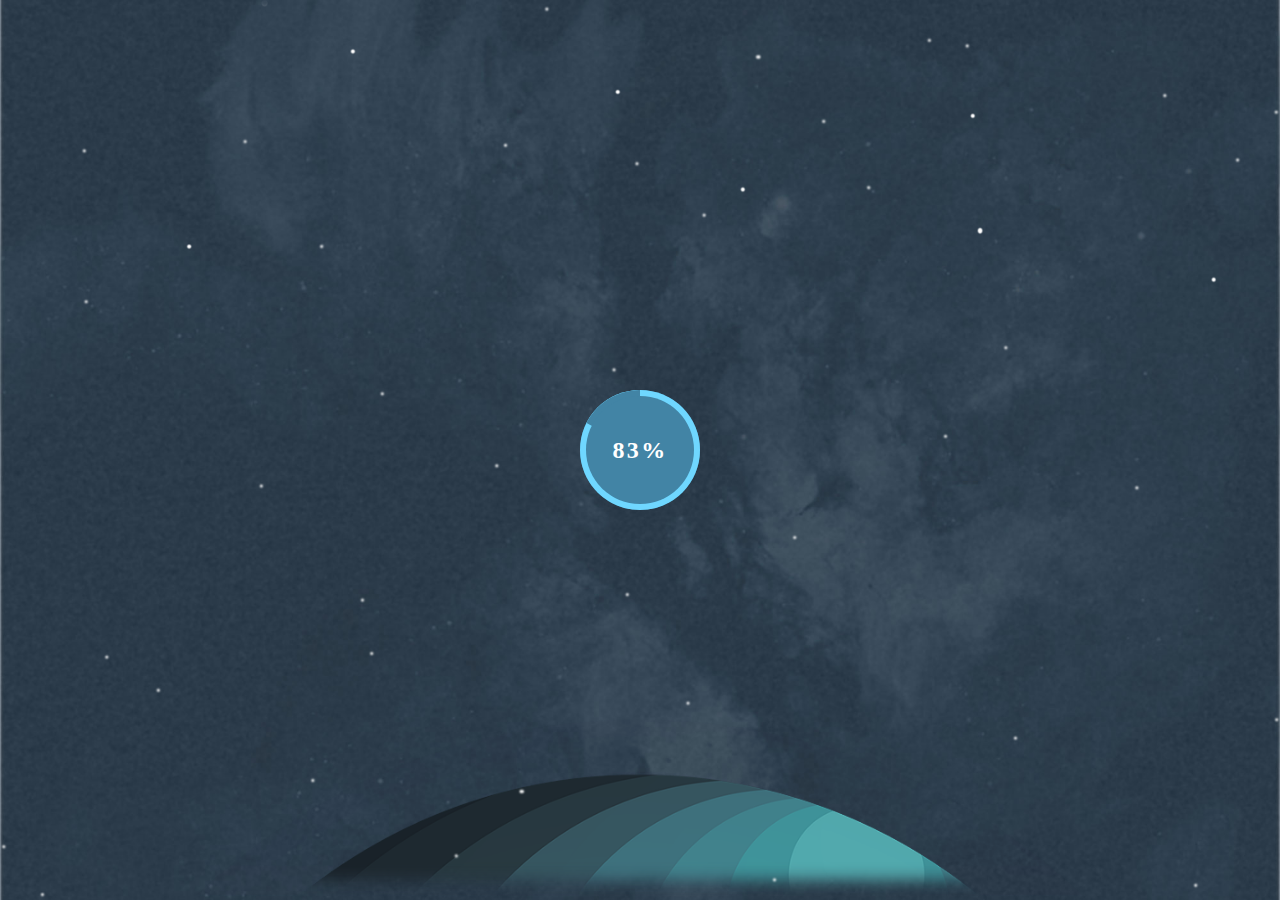
<file: index.html>
<!DOCTYPE html PUBLIC "-//W3C//DTD XHTML 1.0 Transitional//EN" "http://www.w3.org/TR/xhtml1/DTD/xhtml1-transitional.dtd">
<html xmlns="http://www.w3.org/1999/xhtml">
<head lang="en">
    <meta charset="UTF-8">
    <meta http-equiv="pragma" content="no-cache">
    <meta http-equiv="cache-control" content="no-store">
    <link rel="stylesheet" href="css/reset.import.css"/>
    <link rel="stylesheet" href="css/layout.css"/>
    <script type="text/javascript" src="js/jquery.js"></script>
    <script type="text/javascript" src="js/jquery.scrollTo.min.js"></script>
    <script type="text/javascript" src="js/jquery.scrolling-parallax.js"></script>
    <script type="text/javascript" src="js/jquery.mousewheel.js"></script>
    <script type="text/javascript" src="js/jquery.easing.1.3.js"></script>
    <script type="text/javascript" src="js/jquery.resumescroll.js"></script>
    <script type="text/javascript" src="js/matrix.js"></script>
    <script type="text/javascript" src="js/rock.js"></script>
    <script type="text/javascript" src="js/planet.js"></script>
    <script type="text/javascript" src="js/rocket.js"></script>
    <script type="text/javascript" src="js/animate.js"></script>
    <script type="text/javascript" src="js/main.js"></script>
    <script type="text/javascript" src="js/preloader.js"></script>
    <title>尹川东|John Yin</title>
</head>
<body class="cube">
    <div id="wrapper" class="hide">
        <div id="master-layout">
            <div id="about-future">
                <div class="info-box about-future-box">
                    <h2>Self Assessment </h2>
                    <p><span>Dear Sir/Madam&nbsp;:&nbsp;&nbsp;</span>
                        I am an easygoing and energetic programmer. The experience of Quanta helped me accumulate solid programming skills, leadership and communicating skills. After joining Data Mining Group, I enhanced my research ability significantly and considered data mining as my academic goal. Besides, I am researching Ant Colony Optimization and Genetic Algorithm, and preparing to publish paper. I will devote all my wisdom and knowledge to the postgraduate program I apply for.

                    </p>
                </div>
            </div>

            <!--软件著作权-->
            <div id="trophy-7" class="trophy-layout sky" b-type="trophy">
                <img class="trophy-small" direct="left" src="img/star-b.png"/>
                <img class="trophy-rock rock-right" direct="right" src="img/trophy-rock-b.png" />
                <div class="info-box trophy-box box">
                   <h2>Software Copyright</h2>
                    <p>
                        <span>11/2014&nbsp;:&nbsp;</span>National Software Copyright <br/>
                    </p>
                </div>
            </div>

            <!--验证码识别-->
            <div id="work-8" class="work-layout sky" b-type="work">
                <img class="planet left" direct="left" src="img/work-8-planet.png" />
                <div class="info-box work-box box box-left">
                    <h2>Distorted and Sticky CAPTCHA Recognition </h2>
                    <h3>10/2014</h3>
                    <p>
                        <span>Source code&nbsp;:&nbsp;&nbsp;</span><br/>
                        <a href="https://github.com/yinchuandong/JavaVerify">https://github.com/yinchuandong/JavaVerify</a> <br/>
                        <span>Introduction&nbsp;:&nbsp;&nbsp;</span>Recognize the CAPTCHA of some specified websites<br/>
                        <a href="http://blog.csdn.net/yinchuandong2/article/details/40340735">http://blog.csdn.net/yinchuandong2/article/details/40340735</a><br/>

                    </p>
                    <p><b>OSTU</b><b>CFS</b><b>BIDF</b><b>SVM</b><b>Binarized</b>
                    <b>Image</b></p>
                </div>
            </div>

            <!--二等奖、三好学生、挑战杯-->
            <div id="trophy-6" class="trophy-layout sky" b-type="trophy">
                <img class="trophy-small" direct="right" src="img/star-b.png"/>
                <img class="trophy-rock rock-left" direct="left" src="img/trophy-rock-a.png" />
                <div class="info-box trophy-box box">
                    <h2>Challenging Cup</h2>
                    <p>
                        <span>10/2014&nbsp;:&nbsp;</span>The third prize of“Challenging Cup” for Undergraduate Business Planning Competition 09/2014<br/>
                        Merit Student <br/>
                        <span>10/2014&nbsp;:&nbsp;</span>The Second Prize Scholarship <br/>
                        <br/>
                        <br/>
                    </p>
                </div>
            </div>

            <!--旅游项目-->
            <div id="work-7" class="work-layout sky" b-type="work">
                <img class="planet right" direct="right" src="img/work-7-planet.png" />
                <div class="info-box work-box box box-right">
                    <h2>Automatic Planning of Travel Route </h2>
                    <h3>05/2014-06/2014</h3>

                    <p>
                        <span>Source code&nbsp;:&nbsp;&nbsp;</span><br/>
                        <a href="https://github.com/yinchuandong/Traveljsp">https://github.com/yinchuandong/Traveljsp</a>		(Search Engine)<br/>
                        <a href="https://github.com/yinchuandong/Crawler">https://github.com/yinchuandong/Crawler</a>  		(Theme Crawler)<br/>
                        <a href="https://github.com/chuandongjiewen/NLP">https://github.com/chuandongjiewen/NLP</a>	  	(Genetic Algorithm)<br/>
                        <span>Introduction&nbsp;:&nbsp;&nbsp;</span><br/>
                        Implement automation of travel route planning and personalization of service by data mining technologiesbr<br/>
                    </p>
                    <p>
                        <b>Genetic Algorithm</b><b>Greedy Algorithm</b><b>Trie Tree</b><b>Lucene</b>
                        <b>Distributed Crawler</b>
                    </p>
                </div>
            </div>

            <!--计算机大赛、创新计划项目结项-->
            <div id="trophy-5" class="trophy-layout sky" b-type="trophy">
                <img class="trophy-small" direct="left" src="img/star-b.png"/>
                <img class="trophy-rock rock-right" direct="right" src="img/trophy-rock-b.png" />
                <div class="info-box trophy-box box">
                    <h2>Software Design Competition</h2>
                    <p>
                        <span>06/2014&nbsp;:&nbsp;&nbsp;</span>Undergraduate Innovation and Entrepreneurship Training Project in Guangdong Province <br/>
                        <span>06/2014&nbsp;:&nbsp;&nbsp;</span>The second prize of National Undergraduate Software Design Competition in Guangdong Province
                    </p>


                </div>
            </div>

            <!--超级图书馆-->
            <div id="work-6" class="work-layout sky" b-type="work">
                <img class="planet left" direct="left" src="img/work-6-planet.png" />
                <div class="info-box work-box box box-left">
                    <h2>Super Library </h2>
                    <h3>01/2014-03/2014</h3>
                    <p>
                        <span>Download link:</span><br/>
                        <a href="http://www.superlib.cn">http://www.superlib.cn</a><br/>
                        <span>Introduction&nbsp;:&nbsp;&nbsp;</span><br/>
                        An interlibrary android app for undergraduate about book recommendation and social 	contact<br/>
                    </p>
                    <p><b>Remote Login</b><b>Collaborative Filter</b><b>Android</b>
                    <b>PHP</b><b>JNI</b></p>
                </div>
            </div>

            <!--文本分类-->
            <div id="work-5" class="work-layout sky" b-type="work">
                <img class="planet mid" direct="mid-right" src="img/work-5-planet.png" />
                <div class="info-box work-box box box-mid">
                    <h2>Text Auto-classification System </h2>
                    <h3>12/2013-01/2014</h3>
                    <p>
                        <span>Source code&nbsp;:&nbsp;&nbsp;</span><br/>
                        <a href="https://github.com/yinchuandong/Classification">https://github.com/yinchuandong/Classification</a> <br/>
                        <span>Introduction&nbsp;:&nbsp;&nbsp;</span><br/>
                        A Java app classifying files with the extension of txt and doc through auto-parsing the contents of the file, and export the result to disk<br/>
                        (<a href="http://blog.csdn.net/yinchuandong2/article/details/17717449">http://blog.csdn.net/yinchuandong2/article/details/17717449</a>)<br/>
                    </p>
                    <p><b>Word Segmenter</b><b>SVM</b><b>Crawler</b><b>Java</b></p>
                </div>
            </div>

            <!--即时聊天-->
            <div id="work-4" class="work-layout sky" b-type="work">
                <img class="planet right" direct="right" src="img/work-4-planet.png" />
                <div class="info-box work-box box box-right">
                    <h2>Instant messaging desktop application </h2>
                    <h3>11/2013-12/2013</h3>
                    <p>
                        <span>Source code&nbsp;:&nbsp;&nbsp;</span><br/>
                        <a href="https://github.com/yinchuandong/QQChat">https://github.com/yinchuandong/QQChat</a> <br/>
                        <span>Introduction&nbsp;:&nbsp;&nbsp;</span><br/>
                        An instant messaging tool implemented in C# and designed in three-tier architecture, support online group chat<br/>

                    </p>
                    <p><b>Email-Verified</b><b>DB Design</b><b>Socket</b><b>File Upload</b></p>
                </div>
            </div>

            <!--高校杯 科技月-->
            <div id="trophy-4" class="trophy-layout sky" b-type="trophy">
                <img class="trophy-small" direct="left" src="img/star-b.png"/>
                <img class="trophy-rock rock-right" direct="right" src="img/trophy-rock-b.png" />
                <div class="info-box trophy-box box">
                    <h2>Universities Cup</h2>
                    <p><span>10/2013&nbsp;:&nbsp;&nbsp;</span>The excellent prize of “Universities Cup” Software Design Competition in Guangdong Province <br/>
                       <span>12/2013&nbsp;:&nbsp;&nbsp;</span>The third prize of“Technology Month” Innovation Project Application Competition<br/>
                    </p>

                </div>
            </div>

            <!--广外导航-->
            <div id="work-3" class="work-layout sky" b-type="work">
                <img class="planet mid" direct="mid-left" src="img/work-3-planet.png" />
                <div class="info-box work-box box box-mid">
                    <h2>The Navigator of GDUFS</h2>
                    <h3>03/2013-04/2013</h3>
                    <p>
                        <span>Source code&nbsp;:&nbsp;&nbsp;</span><br/>
                        <a href="https://github.com/yinchuandong/Gwdh">https://github.com/yinchuandong/Gwdh</a><br/>
                        <span>Introduction&nbsp;:&nbsp;&nbsp;</span><br/>
                        Collect hundreds of intramural websites and provide cloud website service for students<br/>
                    </p>
                    <p>
                        <b>Javascript</b><b>Drag Sorted</b><b>Curl</b><b>PHP</b><b>Web Snapshot</b>
                    </p>
                </div>
            </div>

            <!--华腾杯-->
            <div id="trophy-3" class="trophy-layout sky" b-type="trophy">
                <img class="trophy-small" direct="right" src="img/star-b.png"/>
                <img class="trophy-rock rock-left" direct="left" src="img/trophy-rock-a.png" />
                <div class="info-box trophy-box box">
                    <h2>Huateng Cup</h2>
                    <p> <span>03/2013&nbsp;:&nbsp;&nbsp;</span>The third prize of“Huateng Cup” Project Application Competition</p>

                </div>
            </div>

            <!--思科杯-->
            <div id="work-2" class="work-layout sky" b-type="work">
                <img class="planet left" direct="left" src="img/work-2-planet.png" />
                <div class="info-box work-box box box-left">
                    <h2>The Official Site of “Cisco Cup” </h2>
                    <h3>02/2013-03-2013</h3>
                   <p>
                       <span>Source code&nbsp;:&nbsp;&nbsp;</span><br/>
                       <a href="https://github.com/yinchuandong/skb">https://github.com/yinchuandong/skb</a><br/>
                      <span> Introduction&nbsp;:&nbsp;&nbsp;</span><br/>
                       SoftwThe official site of “Cisco Cup” Undergraduateare Designing Competition hosted by Guangdong University of Foreign Studies<br/>
                   </p>
                    <p><b>MySQL</b><b>ThinkPHP</b><b>Online Preview</b><b>Ajax</b></p>
                </div>
            </div>

            <!--思科杯竞标-->
            <div id="trophy-2" class="trophy-layout sky" b-type="trophy">
                <img class="trophy-small" direct="left" src="img/star-b.png"/>
                <img class="trophy-rock rock-right" direct="right" src="img/trophy-rock-b.png" />
                <div class="info-box trophy-box box">
                    <h2>Cisco Cup</h2>
                    <p>
                        <span>12/2012&nbsp;:&nbsp;&nbsp;</span>The first prize of official website biding for “Cisco Cup” Undergraduate Software Designing Competition
                    </p>


                </div>
            </div>

            <!--广外通行证-->
            <div id="work-1" class="work-layout sky" b-type="work">
                <img class="planet right" direct="right" src="img/work-1-planet.png" />
                <div class="info-box work-box box box-right">
                    <h2>The passport of GDUFS </h2>
                    <h3>09/2012–10/2012</h3>
                    <p>
                        <span>Source code&nbsp;:&nbsp;&nbsp;</span><br/>
                        <a href="https://github.com/yinchuandong/Gwtxz">https://github.com/yinchuandong/Gwtxz</a><br/>
                        <span>Introduction&nbsp;:&nbsp;&nbsp;</span><br/>
                        Create a platform like Google to combine all the applications of Quanta<br/>

                    </p>
                    <p><b>UCenter</b><b>Single Sign-on</b><b>Ajax</b><b>MySQL</b><b>HTTP</b>
                        <b>Remote Login</b>
                    </p>
                </div>
            </div>

            <!--quanta杯和冬令营-->
            <div id="trophy-1" class="trophy-layout sky" b-type="trophy">
                <img class="trophy-small" direct="right" src="img/star-b.png"/>
                <img class="trophy-rock rock-left" direct="left" src="img/trophy-rock-a.png" />
                <div class="info-box trophy-box box">
                    <h2>Quanta</h2>
                    <p><span>11/2011&nbsp;:&nbsp;&nbsp;</span>The first prize of Quanta Winter Camp for Programming </br>
                        <span>05/2012&nbsp;:&nbsp;&nbsp;</span>The second prize of“Quanta Cup” Web App Design Competition </br>
                    </p>
                </div>
            </div>

            <!-- about me 模块 -->
            <div id="about-me">
                <div class="info-box about-me-box ">
                    <h2>Chuandong  Yin   </h2>
                    <p>
                        <span>University&nbsp;:&nbsp;&nbsp; </span>GDUFS<br/>
                        <span>Major&nbsp;:&nbsp;&nbsp; </span>Software Engineering<br/>
                        <span>GPA&nbsp;:&nbsp;&nbsp;</span>3.57/4.0 <br/>
                        <span>Github&nbsp;:&nbsp;&nbsp;</span>
                        <a href="https://github.com/yinchuandong">https://github.com/yinchuandong</a><br/>
                        <span>Email&nbsp;:&nbsp;&nbsp; </span>435767318@qq.com<br/>
                    </p>
                    <p>
                        <b>Data Mining</b>
                        <b>NLP</b>
                        <b>Android/Java</b>
                        <b>C/C++/C#</b>
                        <b>JS</b>
                        <b>PHP</b>
                        <b>Python</b><br/>
                        <b>NodeJs</b>
                        <b>Git/Svn</b>
                        <b>Linux</b>
                    </p>
                </div>
            </div>

            <div id="rocket" class="rocket-float">
                <img class="rocket-body" src="img/rocket-1.png" alt=""/>
                <img class="rocket-comp" src="img/comp-1.gif" alt=""/>
            </div>
        </div>

        <div class="earth">
            <img id="j-earth" src="img/earth.png" />
        </div>
        <!--大背景-->
        <div id="bg-cloud" class="bg-cloud">
            <img class="bg-cloud-5"  src="img/bg/bg-5F.jpg" />
            <img class="bg-cloud-4"  src="img/bg/bg-4F.jpg" />
            <img class="bg-cloud-3"  src="img/bg/bg-3F.jpg" />
            <img class="bg-cloud-2"  src="img/bg/bg-2F.jpg" />
            <img class="bg-cloud-1"  src="img/bg/bg-1F.jpg" />
            <img class="bg-cloud-5"  src="img/bg/bg-5F.jpg" />
            <img class="bg-cloud-4"  src="img/bg/bg-4F.jpg" />
            <img class="bg-cloud-3"  src="img/bg/bg-3F.jpg" />
            <img class="bg-cloud-2"  src="img/bg/bg-2F.jpg" />
            <img class="bg-cloud-1"  src="img/bg/bg-1F.jpg" />
            <img class="bg-cloud-5"  src="img/bg/bg-5F.jpg" />
            <img class="bg-cloud-4"  src="img/bg/bg-4F.jpg" />
            <img class="bg-cloud-3"  src="img/bg/bg-3F.jpg" />
            <img class="bg-cloud-2"  src="img/bg/bg-2F.jpg" />
            <img class="bg-cloud-1"  src="img/bg/bg-1F.jpg" />
        </div>

        <!--星星-->
        <div id="bg-star" class="bg-star">
            <img class="bg-star-5"  src="img/bg/star-bg-5.png" />
            <img class="bg-star-4"  src="img/bg/star-bg-4.png" />
            <img class="bg-star-3"  src="img/bg/star-bg-3.png" />
            <img class="bg-star-2"  src="img/bg/star-bg-2.png" />
            <img class="bg-star-1"  src="img/bg/star-bg-1.png" />
            <img class="bg-star-5"  src="img/bg/star-bg-5.png" />
            <img class="bg-star-4"  src="img/bg/star-bg-4.png" />
            <img class="bg-star-3"  src="img/bg/star-bg-3.png" />
            <img class="bg-star-2"  src="img/bg/star-bg-2.png" />
            <img class="bg-star-1"  src="img/bg/star-bg-1.png" />
            <img class="bg-star-5"  src="img/bg/star-bg-5.png" />
            <img class="bg-star-4"  src="img/bg/star-bg-4.png" />
            <img class="bg-star-3"  src="img/bg/star-bg-3.png" />
            <img class="bg-star-2"  src="img/bg/star-bg-2.png" />
            <img class="bg-star-1"  src="img/bg/star-bg-1.png" />
            <img class="bg-star-5"  src="img/bg/star-bg-5.png" />
            <img class="bg-star-4"  src="img/bg/star-bg-4.png" />
            <img class="bg-star-3"  src="img/bg/star-bg-3.png" />
            <img class="bg-star-2"  src="img/bg/star-bg-2.png" />
            <img class="bg-star-1"  src="img/bg/star-bg-1.png" />
        </div>
    </div>



    <div id="part-1" class="part-1">
        <div id="ball-all" class="ball-all" percent="0">
            <div class="ball-box ball-box1">
                <div class="half half1">
                    <div class="ball ball1"></div>
                </div>
                <div class="half half2">
                    <div class="ball ball2"></div>
                </div>
                <div class="lit-ball">0%</div>
            </div>
        </div>
        <img class="earth" src="img/earth.png" />
        <!--大背景-->
        <div class="bg-cloud">
            <img class="bg-cloud-5"  src="img/bg/bg-1F.jpg" />
        </div>

        <!--星星-->
        <div class="bg-star">
            <img class="bg-star-1"  src="img/bg/star-bg-1.png" />
        </div>
    </div>

</body>
</html>
</file>
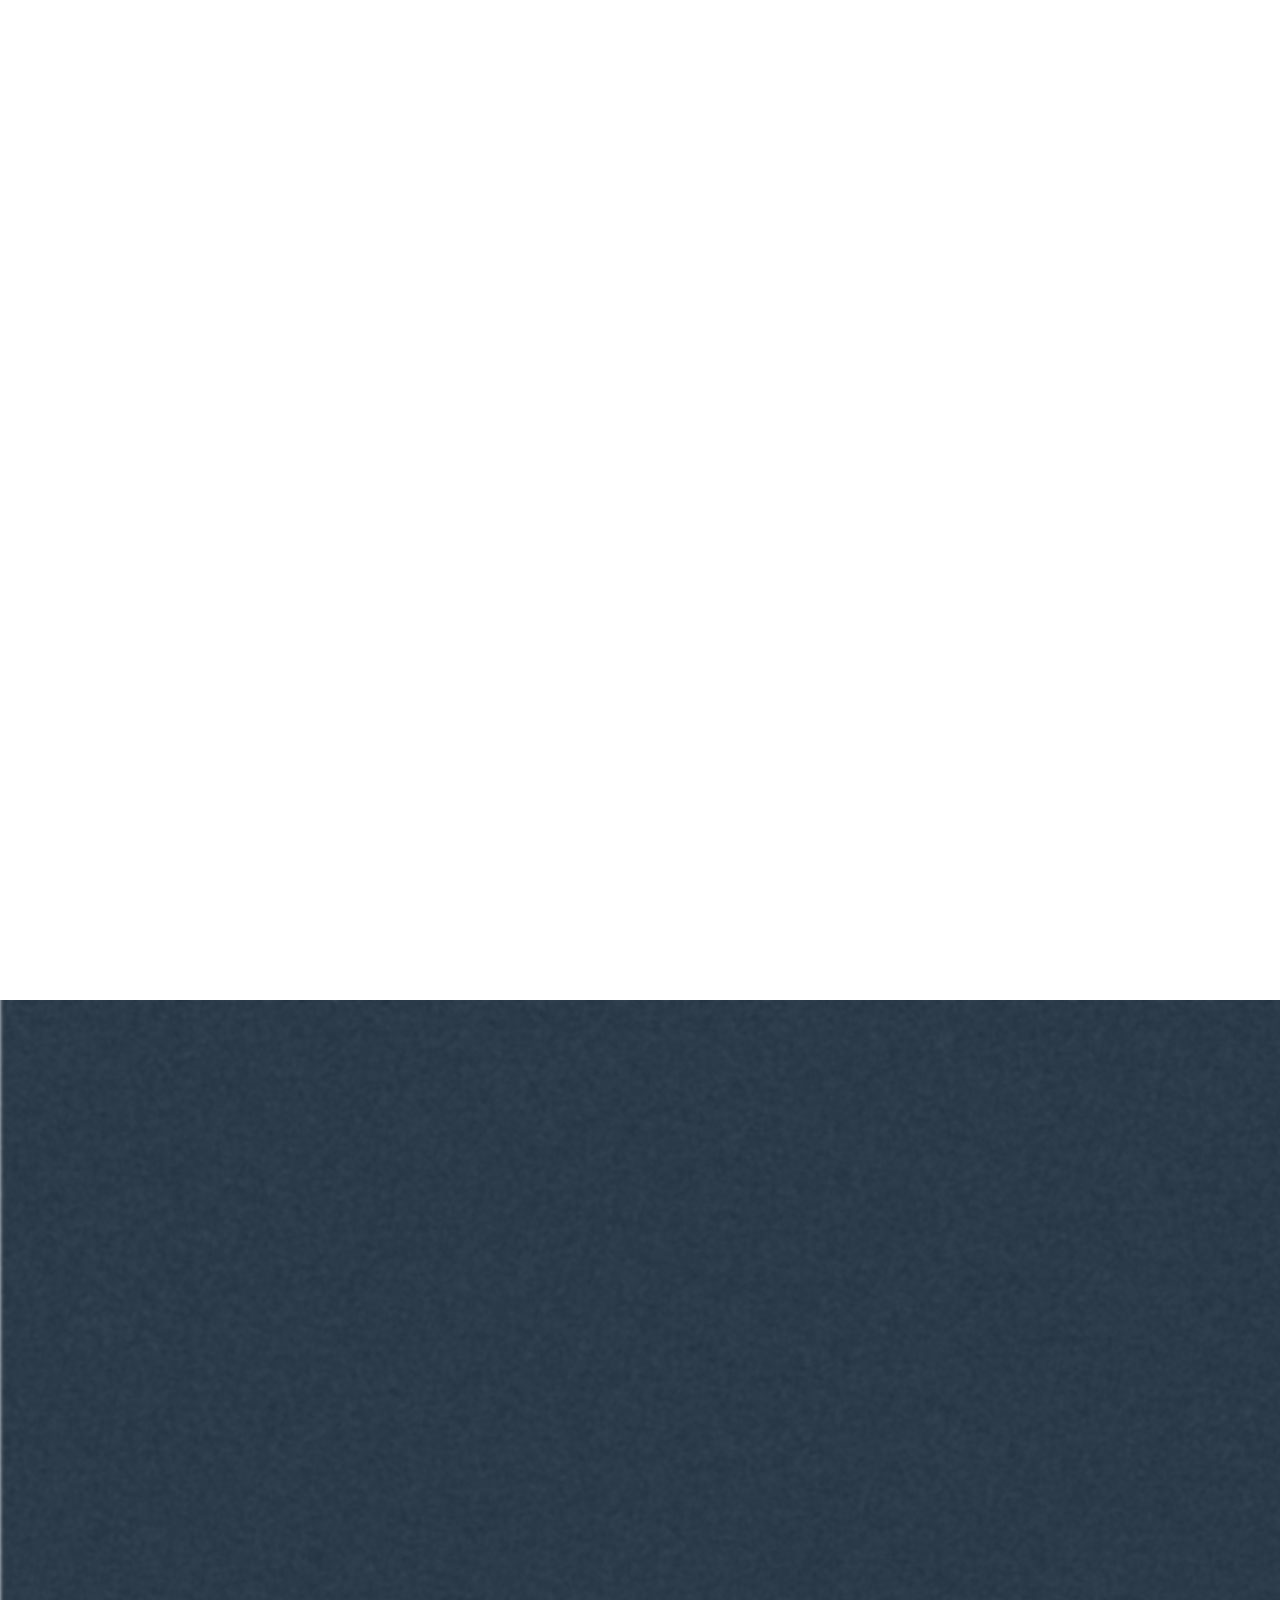
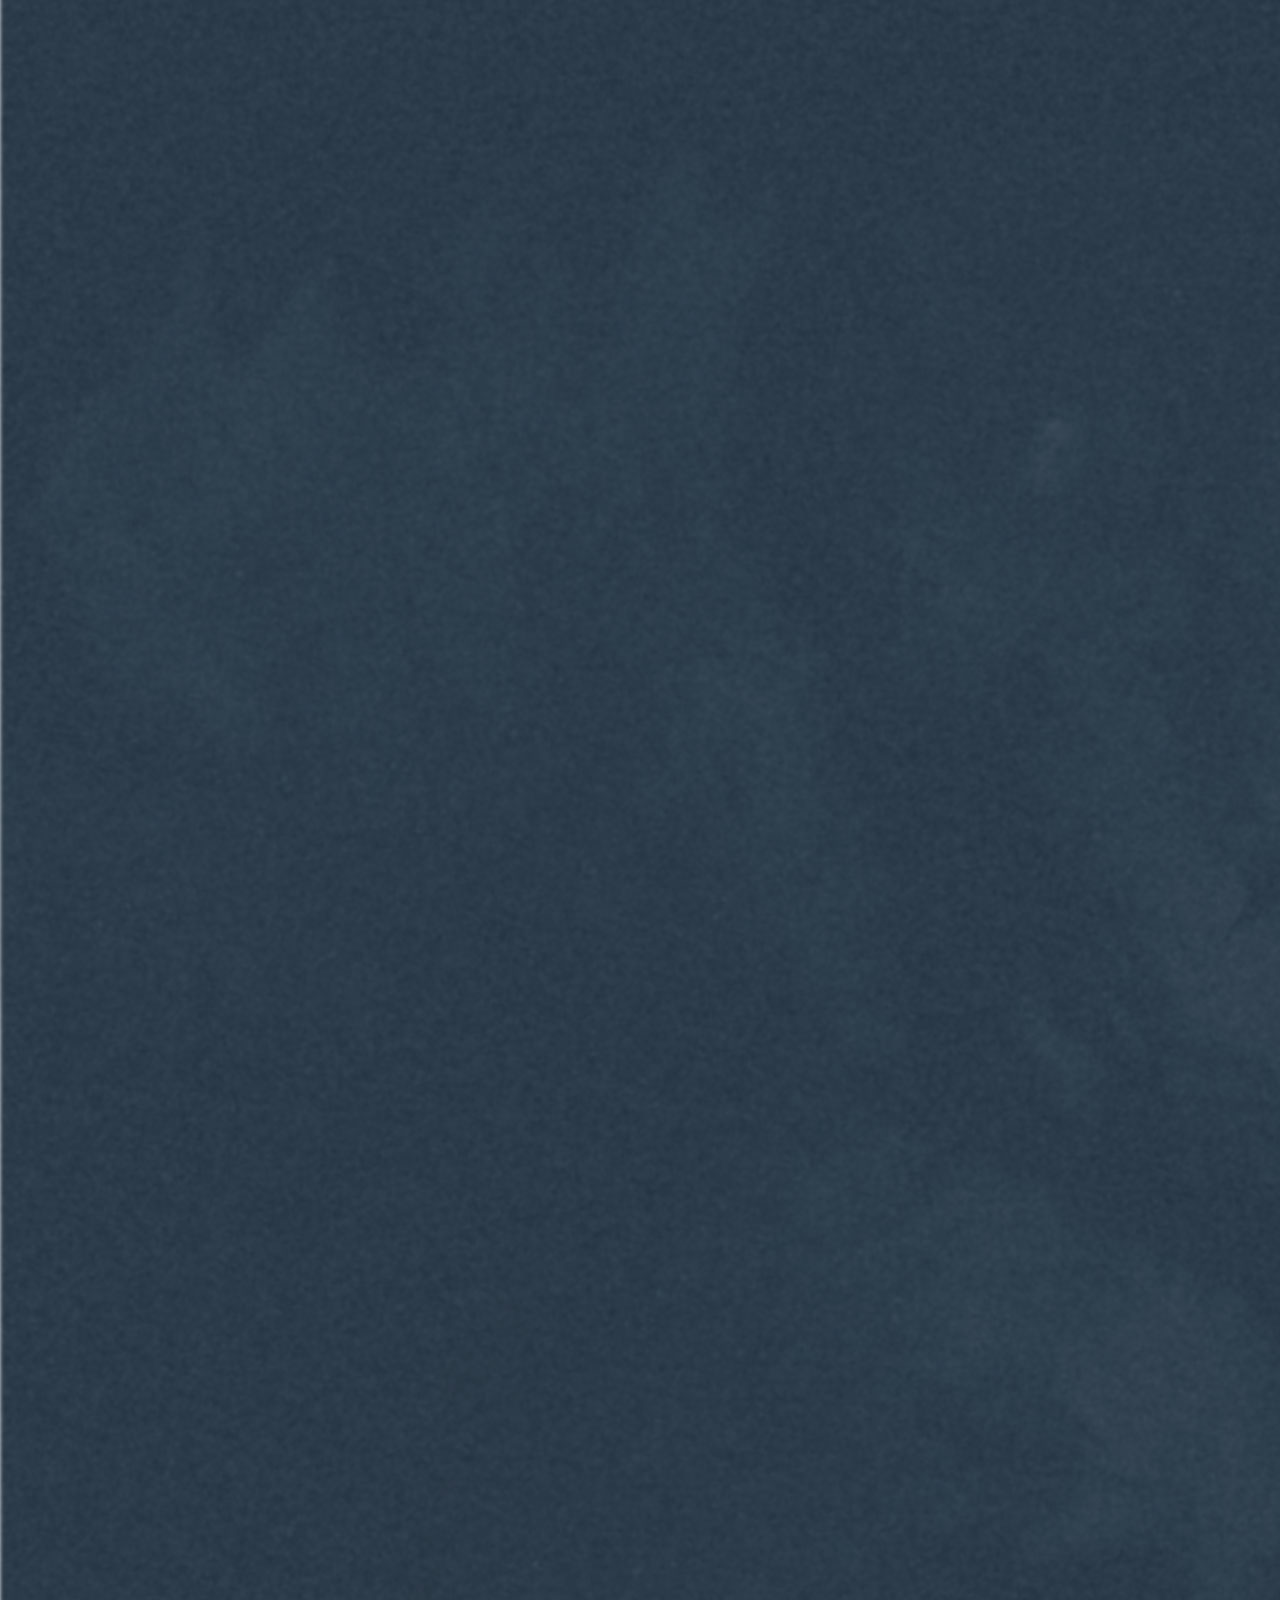
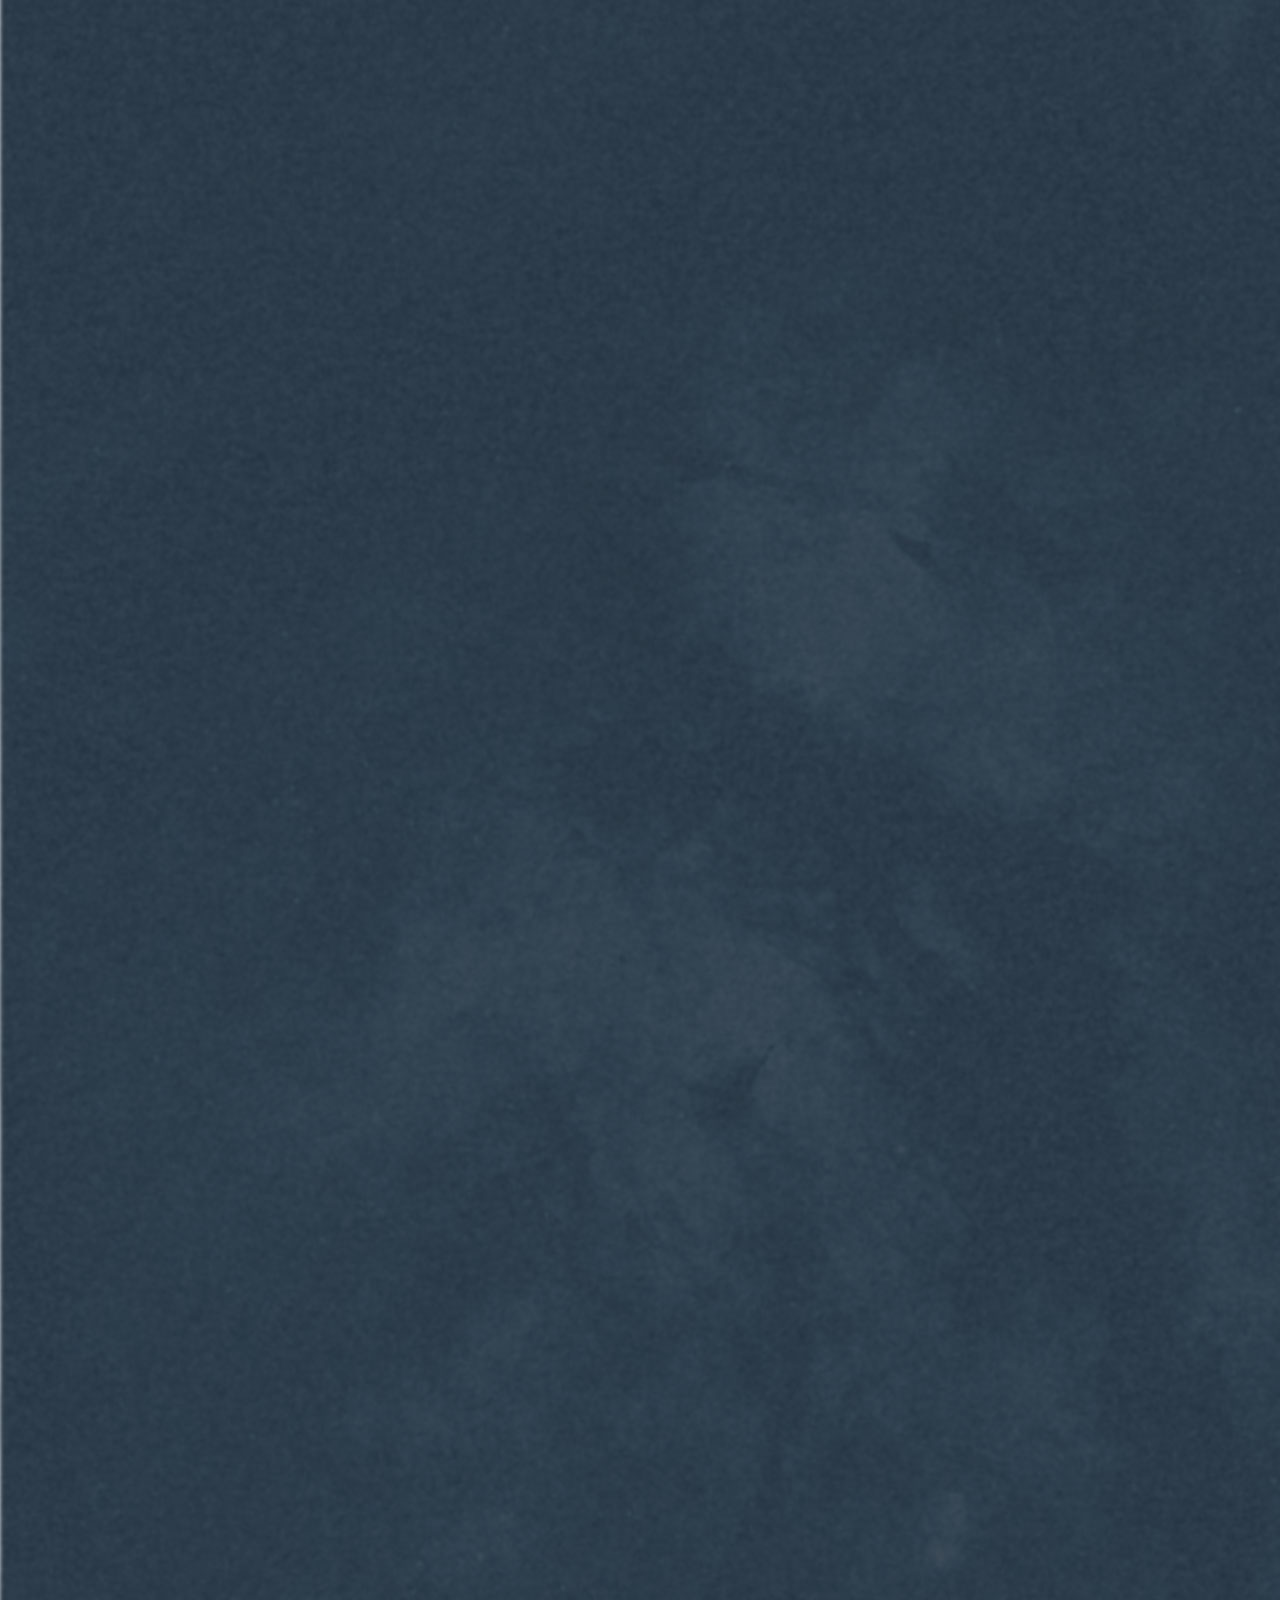
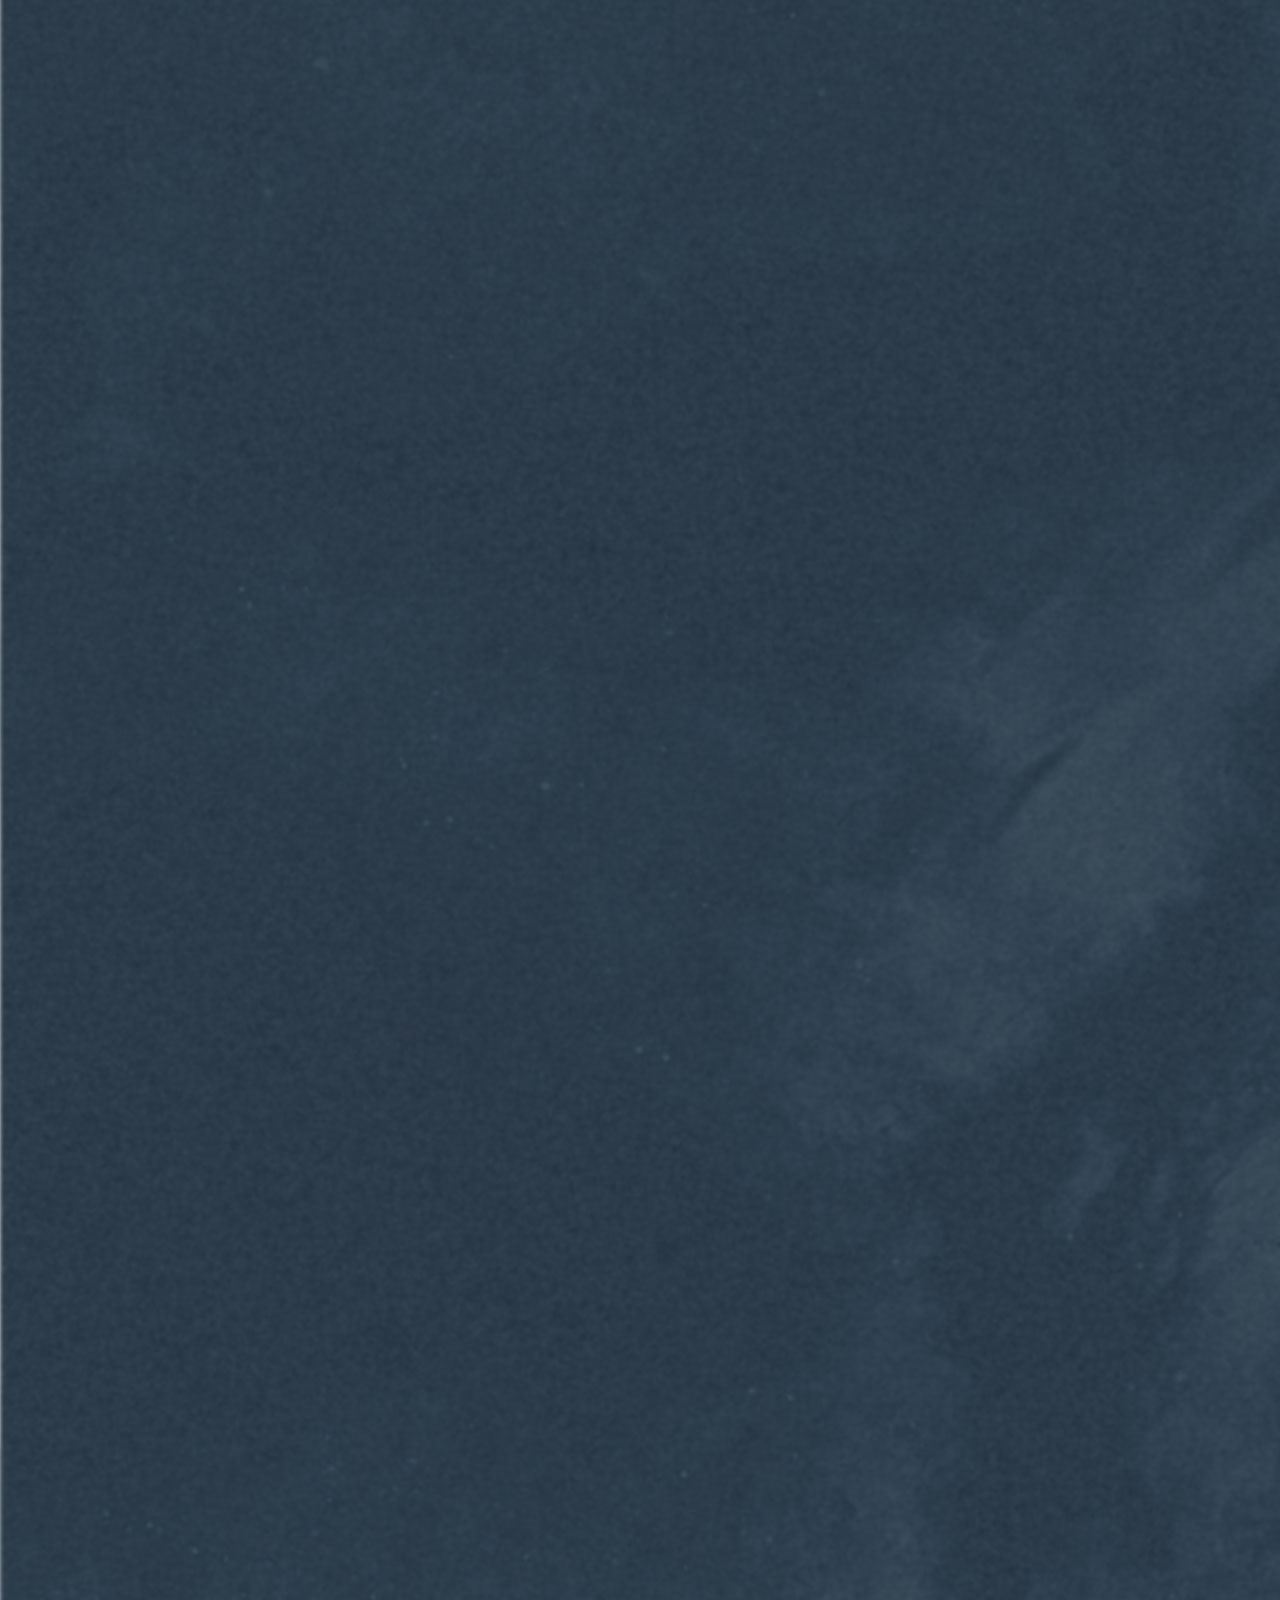
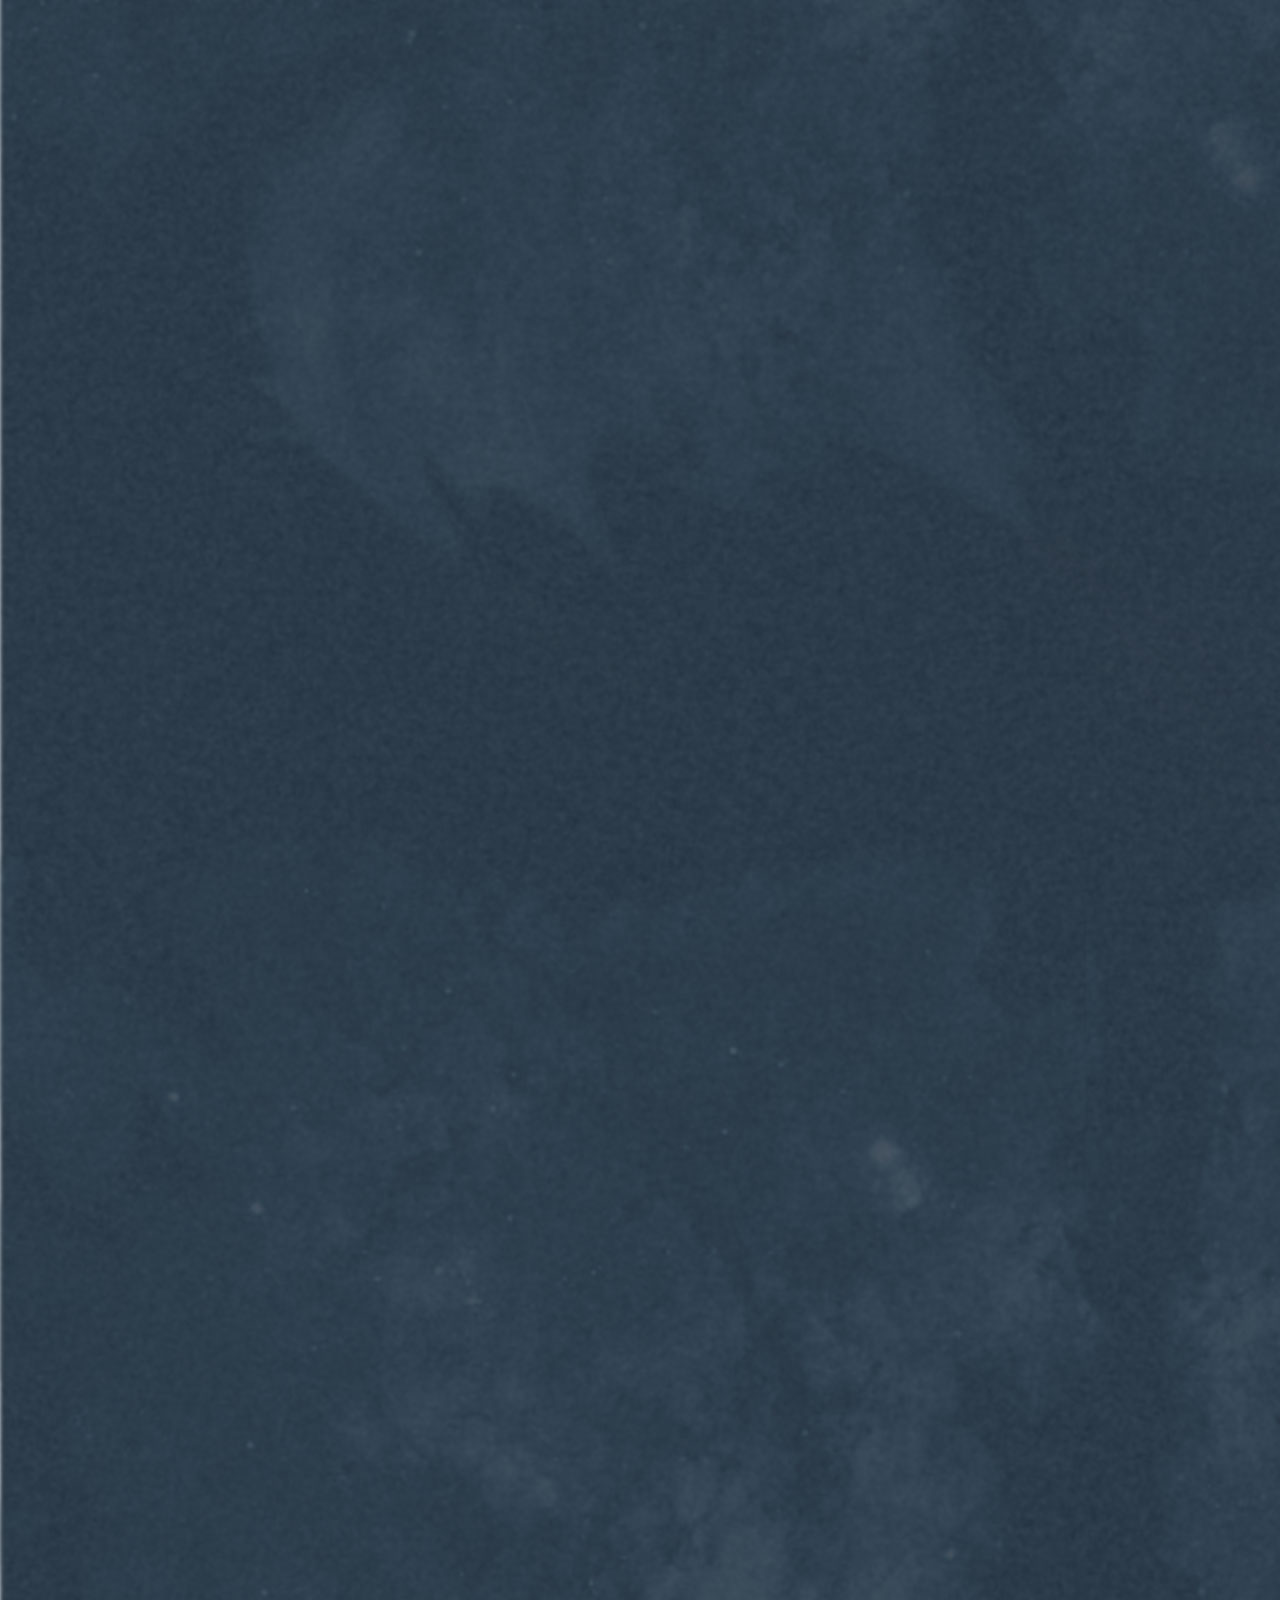
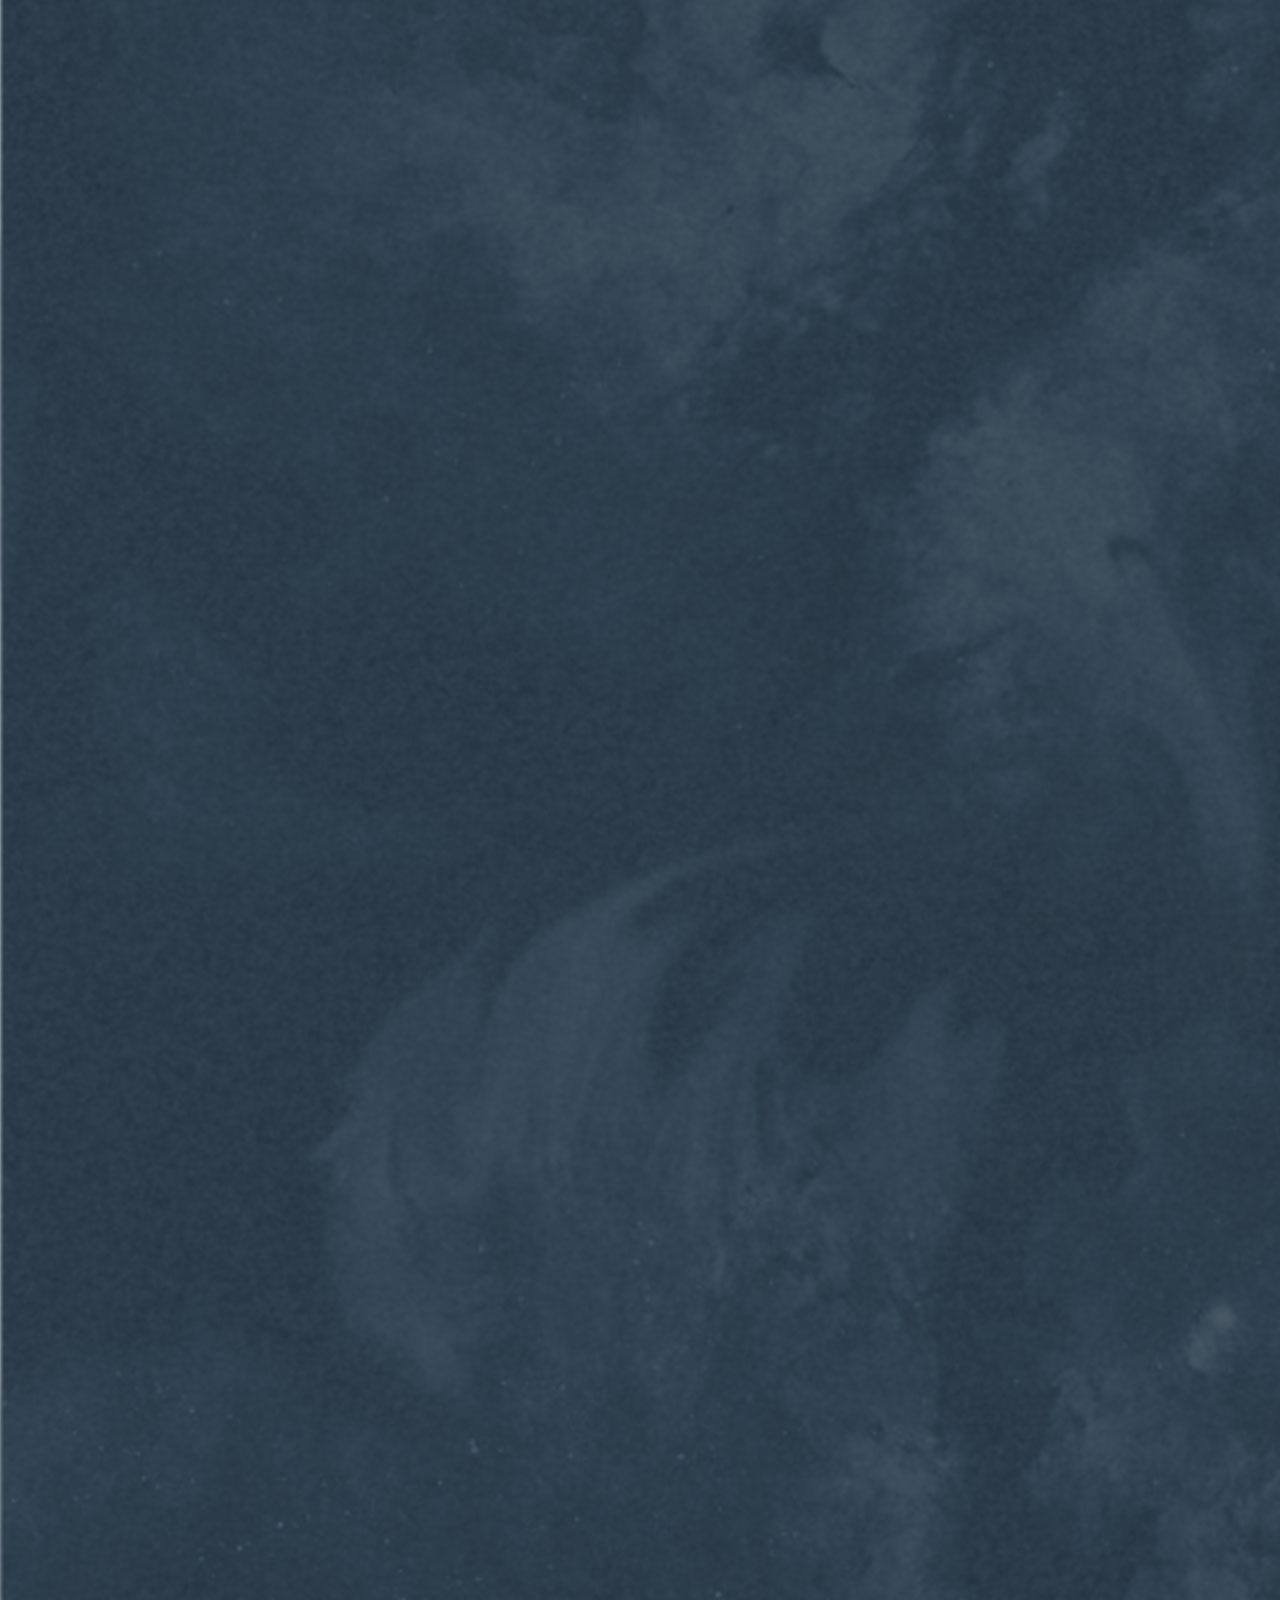
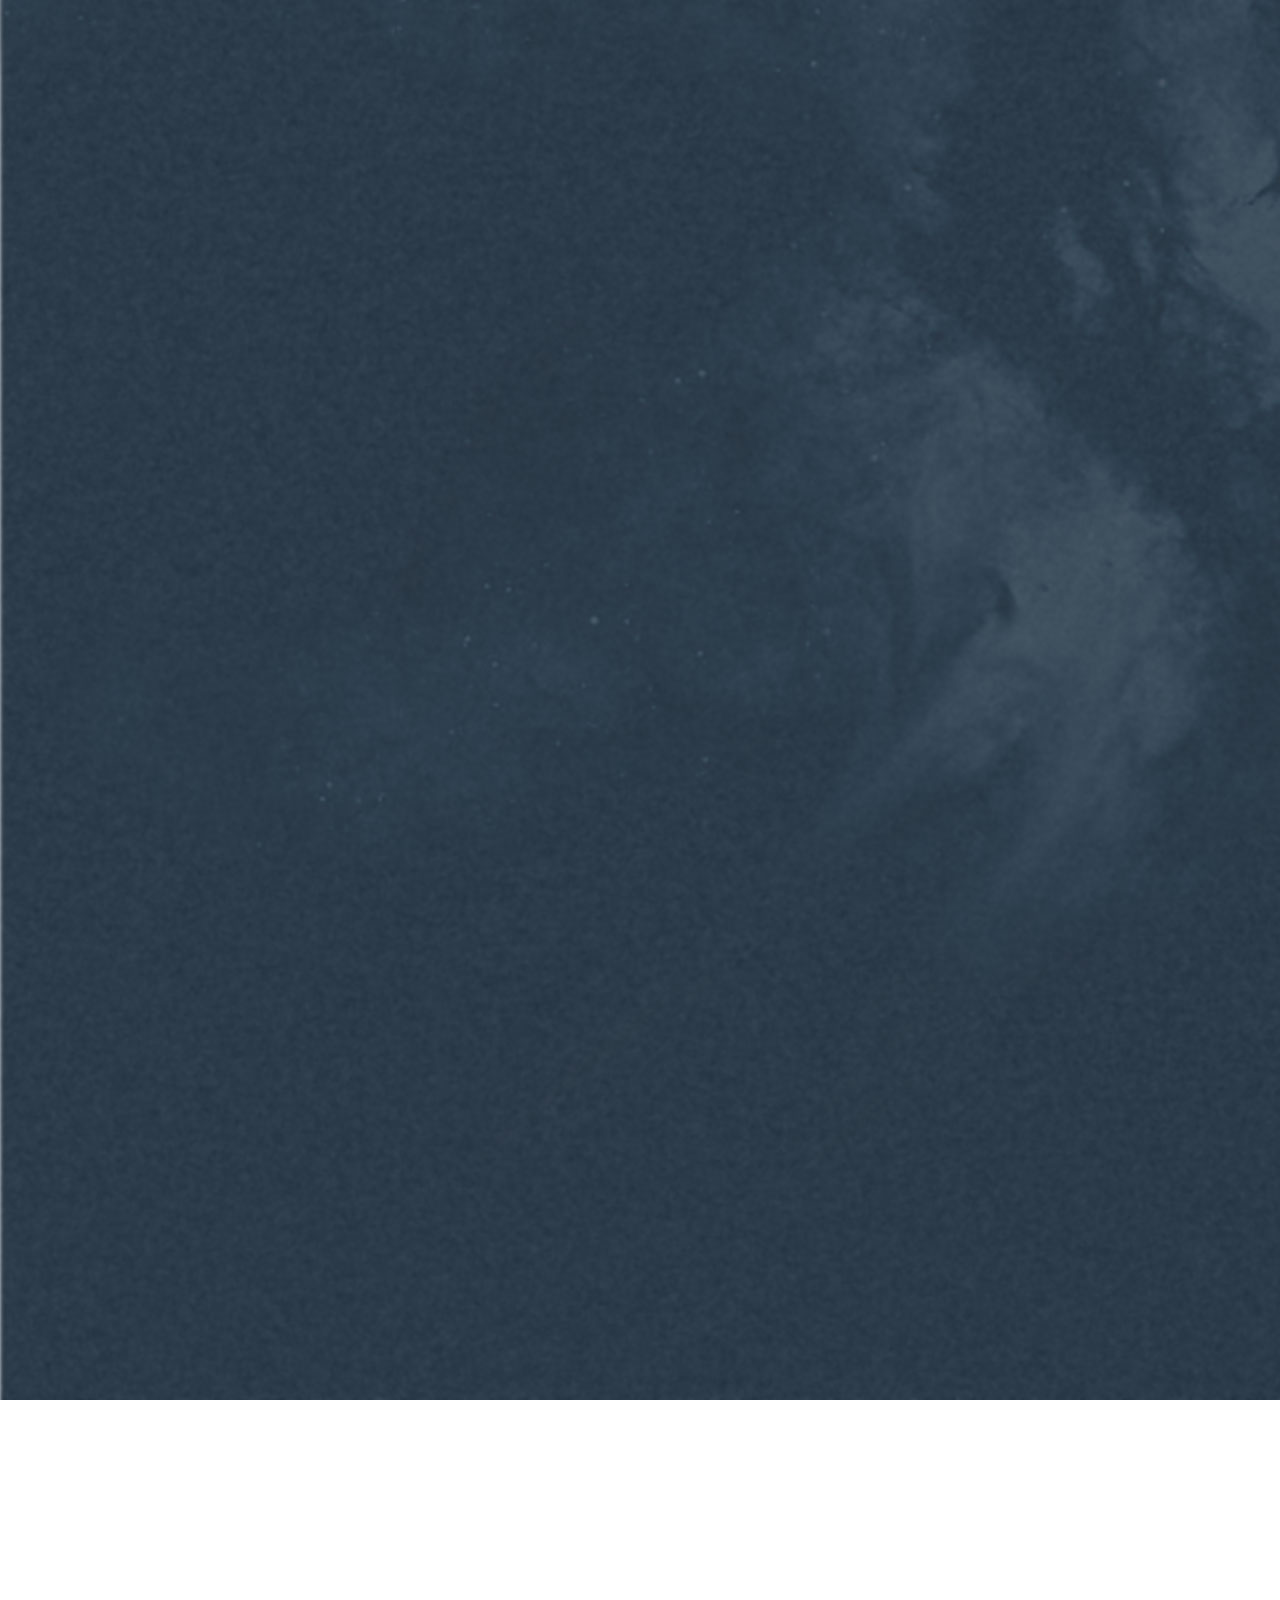
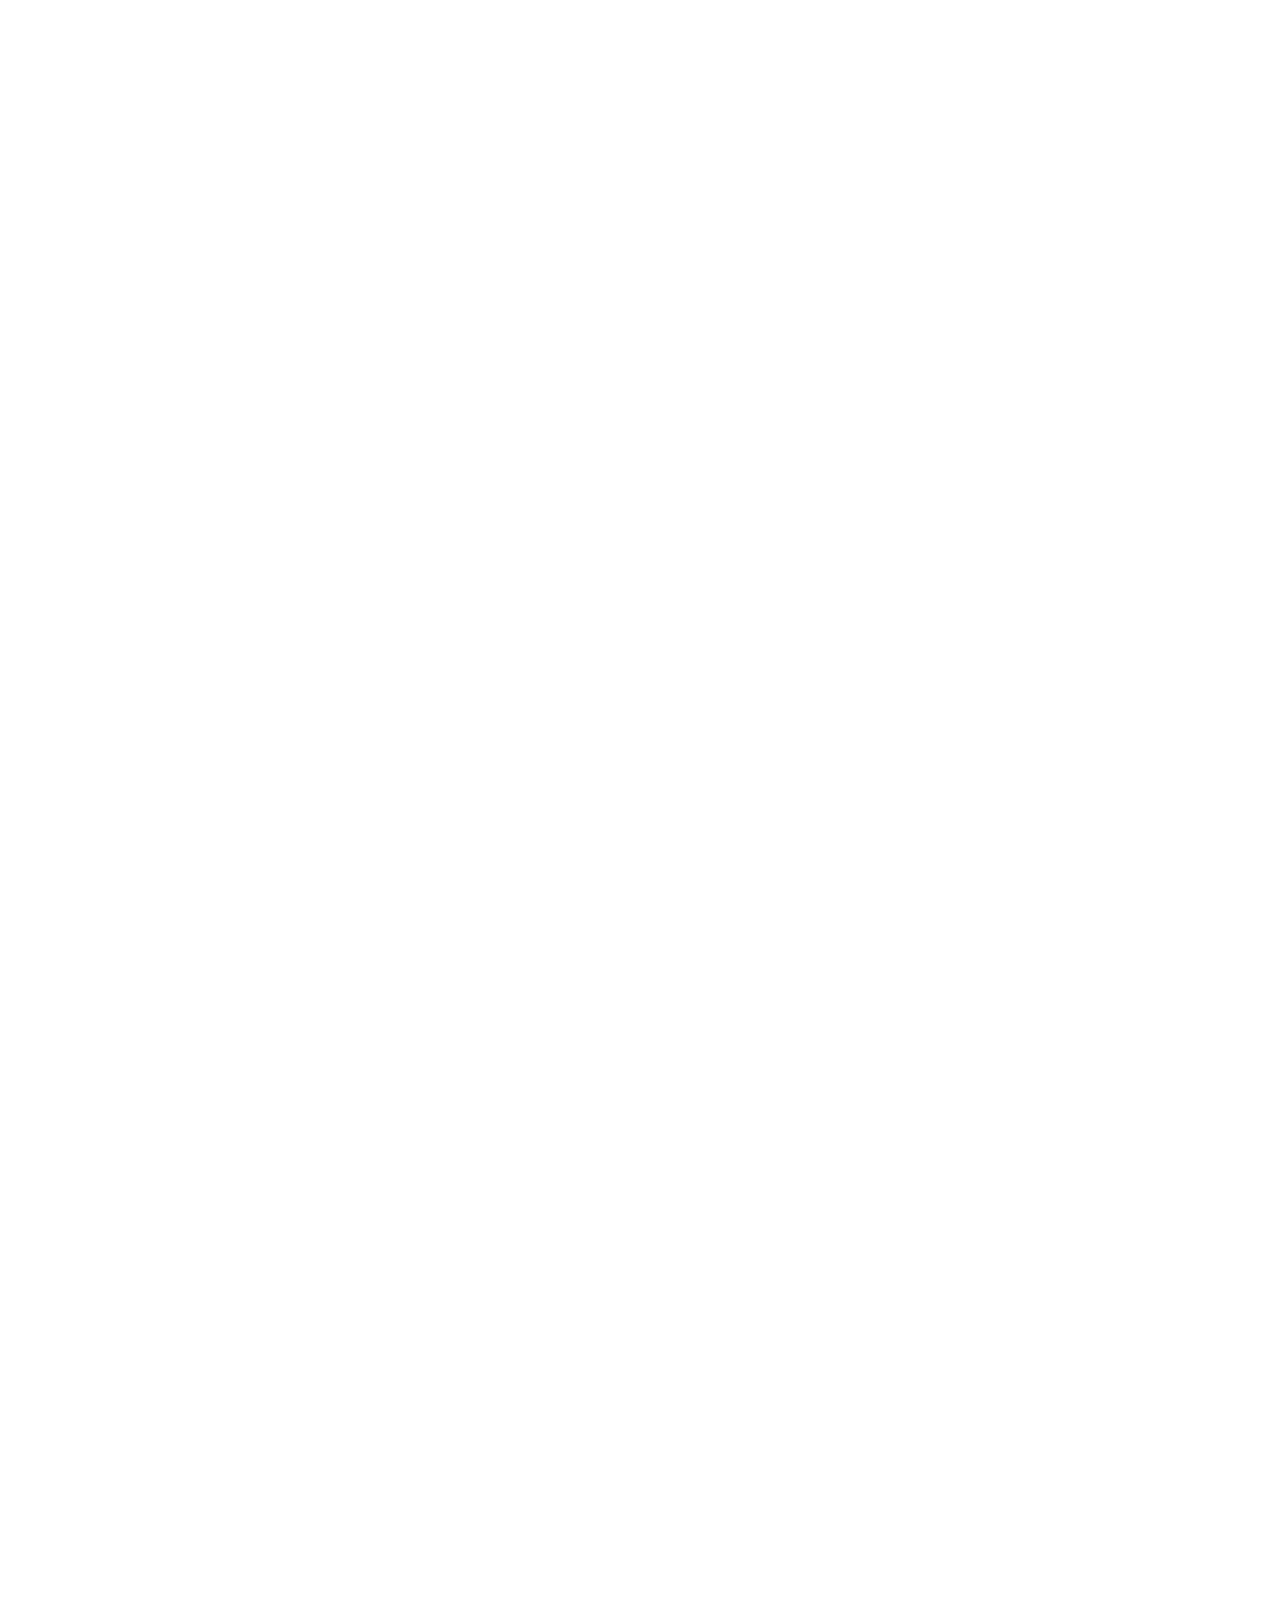
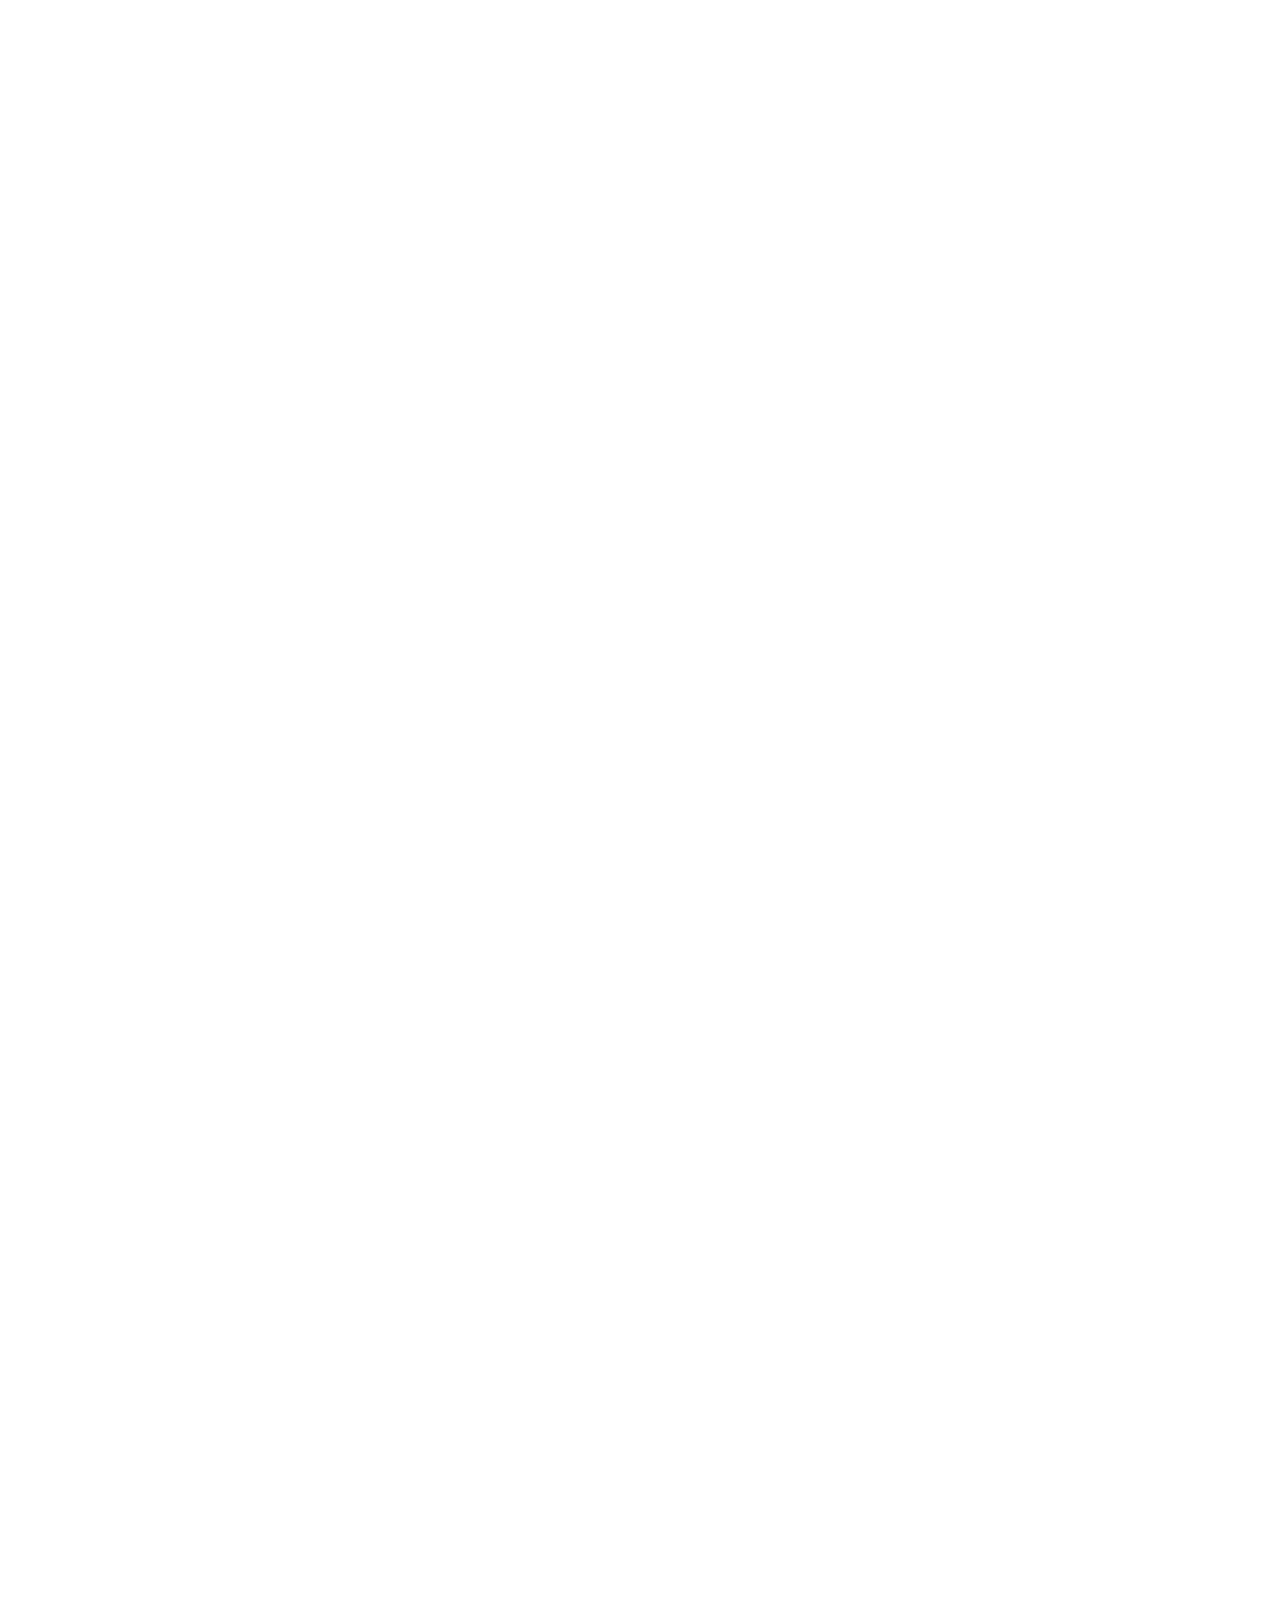
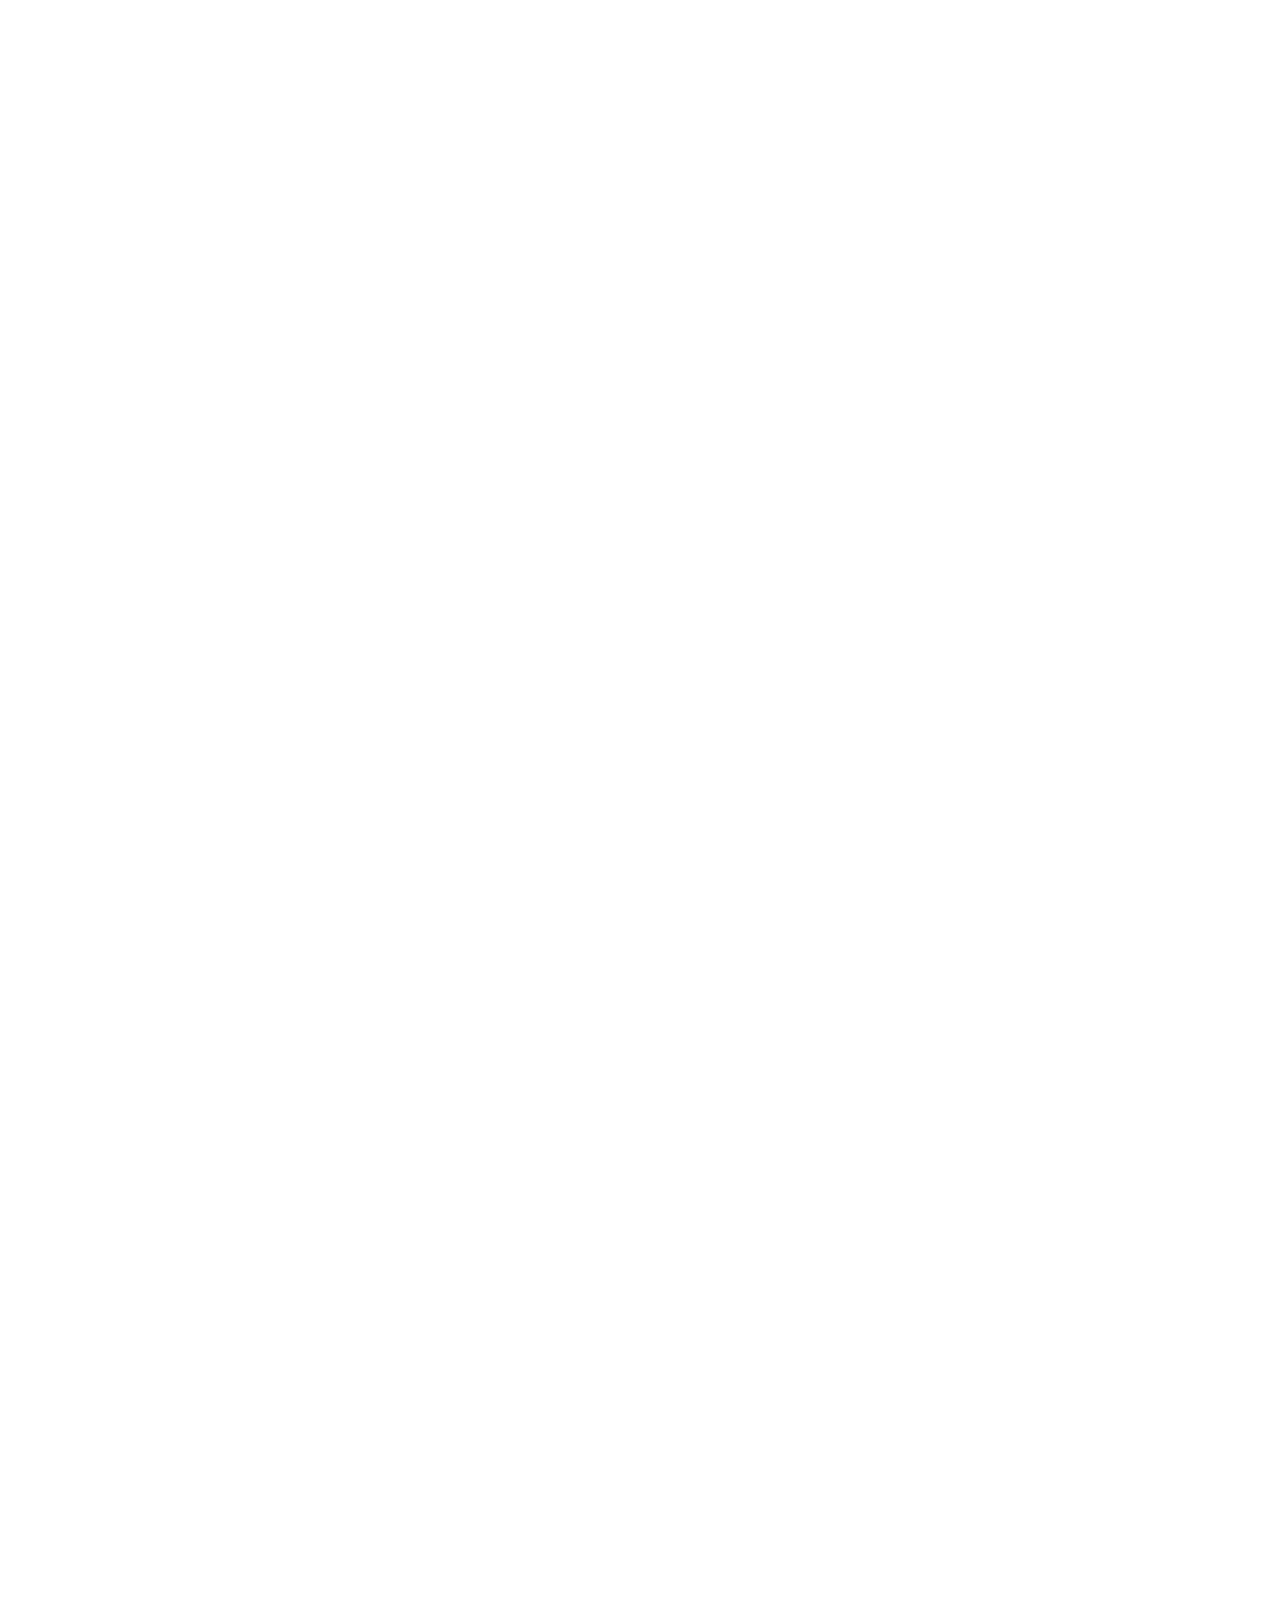
<file: test.html>
<!DOCTYPE html PUBLIC "-//W3C//DTD XHTML 1.0 Transitional//EN" "http://www.w3.org/TR/xhtml1/DTD/xhtml1-transitional.dtd">
<html xmlns="http://www.w3.org/1999/xhtml">
<head lang="en">
    <meta charset="UTF-8">
    <meta http-equiv="pragma" content="no-cache">
    <meta http-equiv="cache-control" content="no-store">
    <!--<link rel="stylesheet" href="css/reset.import.css"/>-->
    <link rel="stylesheet" href="css/layout.css"/>
    <title>John Yin</title>
</head>
<body onload="window.scrollTo(0,document.body.scrollHeight); ">
    <div id="wrapper">
        <div id="master-layout">
            <div id="about-future"></div>
            <div id="work-9"></div>
            <div id="work-8"></div>
            <div id="work-7"></div>
            <div id="work-6"></div>
            <div id="work-5"></div>
            <div id="work-4"></div>
            <div id="work-3"></div>
            <div id="work-2"></div>
            <div id="work-1"></div>
            <div id="about-me"></div>
        </div>

        <div id="bg-cloud">
            <img class="bg-cloud-5"  src="img/bg/bg-5F.jpg" />
            <img class="bg-cloud-4"  src="img/bg/bg-4F.jpg" />
            <img class="bg-cloud-3"  src="img/bg/bg-3F.jpg" />
            <img class="bg-cloud-2"  src="img/bg/bg-2F.jpg" />
            <img class="bg-cloud-1"  src="img/bg/bg-1F.jpg" />
        </div>

        <div id="bg-star">
            <img class="bg-star-5"  src="img/bg/star-bg-5.png" />
            <img class="bg-star-4"  src="img/bg/star-bg-4.png" />
            <img class="bg-star-3"  src="img/bg/star-bg-3.png" />
            <img class="bg-star-2"  src="img/bg/star-bg-2.png" />
            <img class="bg-star-1"  src="img/bg/star-bg-1.png" />
        </div>
    </div>
</body>
</html>
</file>
<file: css/layout.css>
body {
    margin: 0;
    padding: 0;
    display: block;
     overflow: auto;
}

#wrapper{
    width: 100%;
    position: relative;
    overflow: hidden;

}
#master-layout{
    width: 100%;
    position: relative;
    left: 0;
    bottom: 0;
    margin-bottom: 0;
}

#about-future{
    width: 100%;
    height: 1000px;
    position: relative;
    top: 0;
}

.about-future-box{
    width: 403px;
    height: 319px;
    background: no-repeat url("../img/about-future-box.png");
    background-size: 100%;
    margin: 0 auto;
    position: relative;
    top: 25%;
}

/*-------- work-layout ------------*/
#master-layout .work-layout{
    position: relative;
    width: 100%;
    height: 2000px;
}

.work-layout .planet{
    width: 30%;
    display: block;
}

.work-layout .left{
    position: absolute;
    left: 0;
}

.work-layout .right{
    position: absolute;
    right: 0;
}

.work-layout .mid{
    margin: 0 auto;
}

.work-box{
    width: 523px;
    height: 384px;
    background: no-repeat url("../img/work-box.png");
    background-size: 100%;
    /*margin: 0 auto;*/
    position: absolute;
    top: -17%;
    display: none;
}
.work-layout .box-left{
    left: 6%;
}

.work-layout .box-right{
    right: 6%;
}
.work-layout .box-mid{
    left: 50%;
    margin-left: -15%;
}

/*---------奖杯----------*/
.trophy-layout{
    width: 100%;
    height: 1500px;
    position: relative;

}
.trophy-layout img{
    position: fixed;
}

.trophy-box{
    width: 366px;
    height: 227px;
    background: no-repeat url("../img/trophy-box.png");
    background-size: 100%;
    margin: 0 auto;
    position: relative;
    top: -14%;
    display: none;
}
.trophy-small{
    right: 0;
    top: 0;
}

.rock-right{
    left: 900px;
    top: 100px;
}
.rock-left{
    left: 0;
}

/*---------------*/
#about-me{
    width: 100%;
    text-align: center;
}
.about-me-box{
    width: 422px;
    height: 323px;
    background: no-repeat url("../img/about-me-box.png");
    background-size: 100%;
    margin: 0 auto 400px auto;
    position: relative;
}


#rocket{
    position: fixed;
    left: 48%;
}

.rocket-comp{
    position: absolute;
    left: 34%;
    top: 44%
}

.rocket-rotate{
    -webkit-transition: all 0.5s;
    -moz-transition: all 0.5s;
    -ms-transition: all 0.5s;
    -o-transition: all 0.5s;
    transition: all 0.5s;;
}

.rocket-float{
    -webkit-animation: float-move 2s 0 linear infinite;
    -moz-animation: float-move 2s 0 linear infinite;
    -o-animation: float-move 2s 0 linear infinite;
    animation: float-move 2s 0 linear infinite;
}

@keyframes float-move{
    0%{opacity:1;margin-top: 0px}
    50%{opacity:.8;margin-top: -20px}
    100%{opacity:1;margin-top: 0px}
}
 @-webkit-keyframes float-move{
     0%{opacity:1;margin-top: 0px}
     50%{opacity:.5;margin-top: -20px}
     100%{opacity:1;margin-top: 0px}
 }


.earth{
    width: 70%;
    display: block;
    position: absolute;
    bottom: 0;
    left: 50%;
    margin-left: -35%;
}
.earth img{
    width: 100%;
}
.bg-cloud{
    width: 100%;
    margin: 0;
    padding: 0;
    position: absolute;
    left: 0;
    top: 0;
}

.bg-cloud img{
    width: 100%;
    padding: 0;
    margin: 0;
    border: none;
    display:block
}

.bg-star{
    width: 100%;
    position: absolute;
    top: 0;
    left: 0;
}

.bg-star img{
    width: 100%;
    padding: 0;
    margin: 0;
    border: none;
    display:block
}

/*-------ball--------*/
.ball-all {
    display: inline-block;
    _zoom: 1;
    _display: inline;
    *display: inline;
    width: 120px;
    height: 120px;
    position: fixed;
    top: 50%;left: 50%;
    margin: -60px 0 0 -60px;
}



.ball-box {
    width: 120px;
    height: 120px;
    -ms-border-radius: 120px;
    -o-border-radius: 120px;
    -webkit-border-radius: 120px;
    border-radius: 120px;
    position: relative;
    background: #4284a5;
}

.ball-box .lit-ball {
    display: block;
    width: 108px;
    height: 108px;
    -ms-border-radius: 100px;
    -o-border-radius: 100px;
    -webkit-border-radius: 100px;
    border-radius: 100px;
    position: absolute;
    margin: 6px 0 0 6px;
    background-color: #4284a5;
    font-size: 2em;
    color:#fff;
    line-height: 109px;
    font-weight: bold;
    letter-spacing: .1em;
    text-align: center;
}

.ball-box .half1,.ball-box .half2 {
    width: 120px;
    height: 120px;
    position: absolute;
    -ms-border-radius: 150px;
    -o-border-radius: 150px;
    -webkit-border-radius: 150px;
    border-radius: 150px
}

.ball-box .half1 {
    clip: rect(0, 60px, 120px, 0)
}

.ball-box .half2 {
    clip: rect(0, 240px, 120px, 60px)
}
.ball-box .ball1 {
    width: 120px;
    height: 120px;
    background-color: #4284a5;
    -ms-border-radius: 120px;
    -o-border-radius: 120px;
    -webkit-border-radius: 120px;
    border-radius: 120px;
    position: absolute;
    clip: rect(0, 62px, 124px, 0)
}

.ball-box .ball2 {
    width: 120px;
    height: 120px;
    background-color: #4284a5;
    -ms-border-radius: 120px;
    -o-border-radius: 120px;
    -webkit-border-radius: 120px;
    border-radius: 120px;
    position: absolute;
    clip: rect(0, 124px, 124px, 62px)
}

.ball-box1 .half1,.ball-box1 .half2 {
    background-color: #6FD7FF
}

.ball-box1 .ball1 {
    -webkit-transform: rotate(0deg);
    -ms-transform: rotate(0deg);
    -moz-transform: rotate(0deg);
    -o-transform: rotate(0deg);
    transform: rotate(0deg)
}

.ball-box1 .ball2 {
    -webkit-transform: rotate(0deg);
    -ms-transform: rotate(0deg);
    -moz-transform: rotate(0deg);
    -o-transform: rotate(0deg);
    transform: rotate(0deg)
}
/*z-index*/
#master-layout{
    z-index: 4;
}

.work-box{
    z-index: 102;
}
.trophy-box{
    z-index: 102;
}
.about-me-box, .about-future-box{
    z-index: 102;
}
#rocket{
    z-index: 4;
}
.earth{
    z-index: 1;
}
.bg-cloud{
    z-index: 0;
}
.bg-star{
    z-index: 2;
}
.ball-all {
    z-index: 4;
}
.hide{
    display: none;
}
.part-1{
    height: 100%;
    width: 100%;
    position: fixed;
    overflow: hidden;
}
.info-box{
    color: #fff;

}
.info-box a{
    color: #fff
}
 .info-box p{
     text-align: left;
     padding-top: 16px;
     line-height: 20px;
     padding-left: 50px;
     word-break: break-word;
     width:298px;
 }
 .info-box p b{
     margin-right: 8px;font-size: 12px;
     text-shadow: 0 0 1px #ffffff;
     border: 1px solid #fff;
     margin-bottom: 8px;
     display: inline-block;
     padding: 3px;border-radius: 6px;
 }
 .info-box span{
     color:#faf59c;
     font-size: 16px;
     text-shadow:  0 0 1px #faf59c;
 }
 .work-box p{
     padding-top: 20px !important;
     width:424px !important;
 }
 .trophy-box h2{
     padding-top: 18px !important;
 }
 .trophy-box p{
     width: 282px !important;
 }
 .info-box h2{
     font-size: 18px;
     line-height: 30px;
     padding-top: 28px;
     text-align: center;font-weight: bold;
 }

 .info-box h3{
     padding-right: 54px;
     padding-top: 10px;
     text-align: right;
 }
</file>
